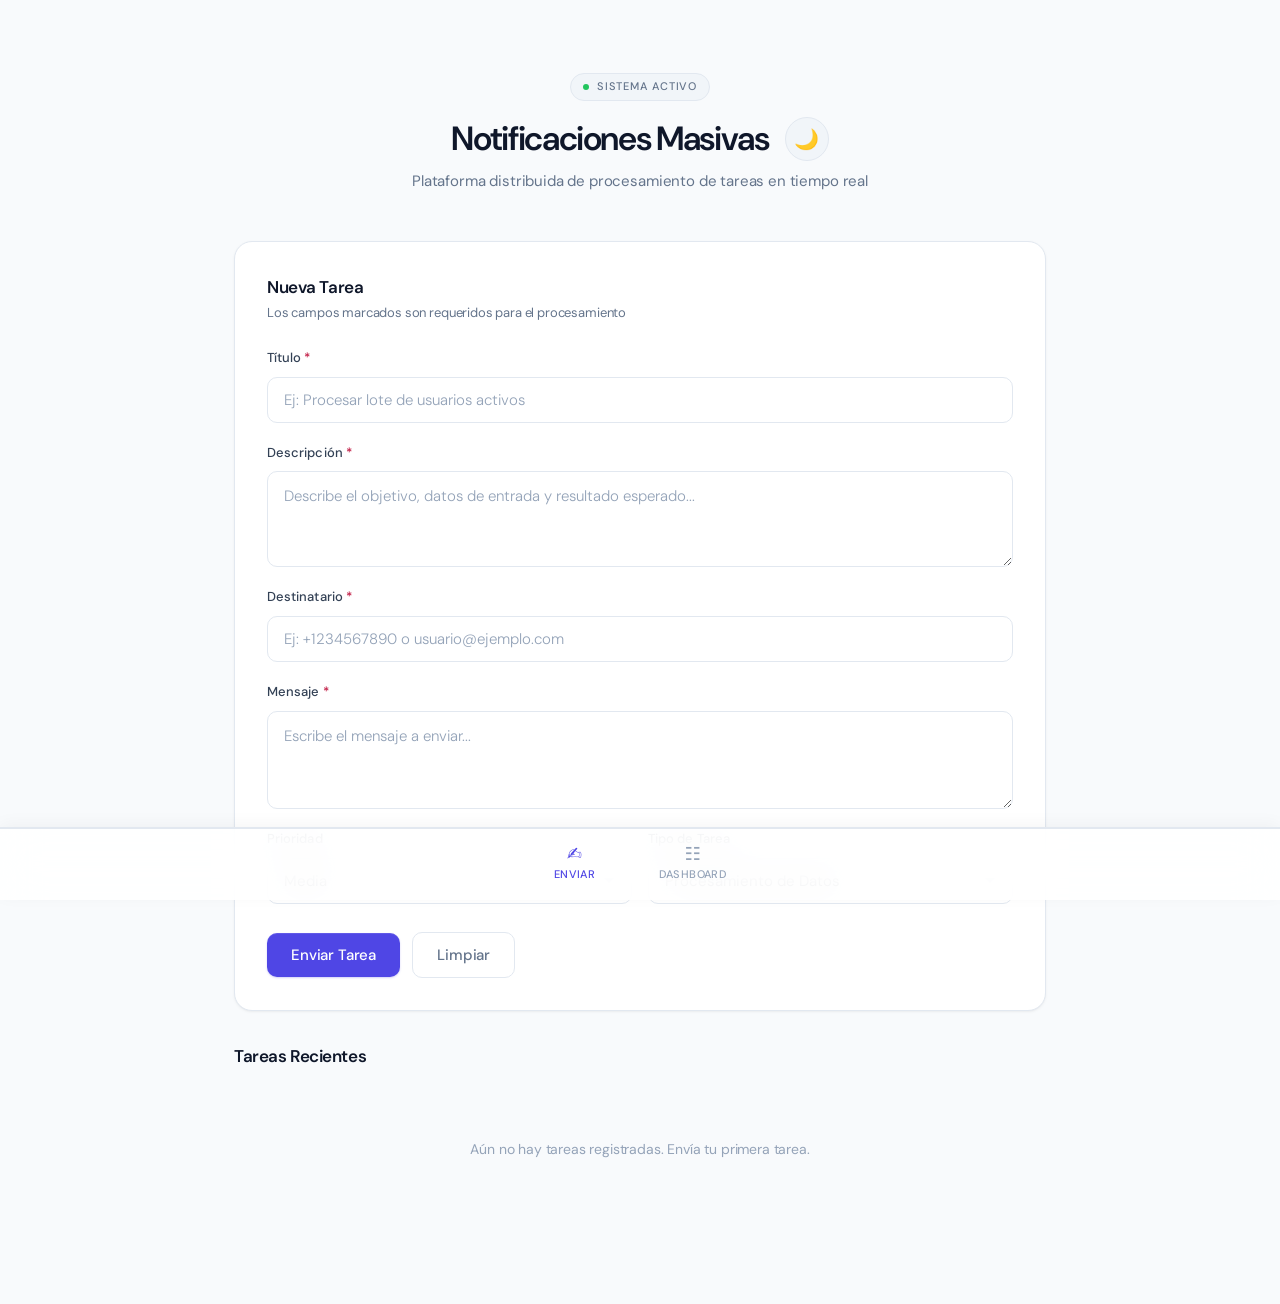
<file: frontend/index.html>
<!DOCTYPE html>
<html lang="es">
<head>
  <meta charset="UTF-8">
  <meta name="viewport" content="width=device-width, initial-scale=1.0">
  <title>Notificaciones — Enviar Tarea</title>
  <link rel="stylesheet" href="styles.css">
  <link rel="icon" href="data:image/svg+xml,<svg xmlns='http://www.w3.org/2000/svg' viewBox='0 0 32 32'><rect width='32' height='32' rx='8' fill='%234f46e5'/><path d='M8 10h16M8 16h10M8 22h13' stroke='white' stroke-width='2.5' stroke-linecap='round'/></svg>">
</head>
<body>

  <div class="container">

    <!-- ── Header ── -->
    <header>
      <div class="header-eyebrow">
        <span class="header-eyebrow-dot"></span>
        Sistema Activo
      </div>
      <div class="header-content">
        <h1>Notificaciones Masivas</h1>
        <button class="theme-toggle" id="themeToggle" aria-label="Cambiar tema">
          <span class="theme-icon-sun">☀️</span>
          <span class="theme-icon-moon">🌙</span>
        </button>
      </div>
      <p class="subtitle">Plataforma distribuida de procesamiento de tareas en tiempo real</p>
    </header>

    <main>

      <!-- ── Formulario de envío ── -->
      <section class="task-form-section">
        <div class="section-header">
          <h2>Nueva Tarea</h2>
          <p>Los campos marcados son requeridos para el procesamiento</p>
        </div>

        <form id="taskForm" class="task-form" novalidate>

          <div class="form-group">
            <label for="taskTitle">Título <span style="color:var(--s-error-text)">*</span></label>
            <input
              type="text"
              id="taskTitle"
              name="title"
              placeholder="Ej: Procesar lote de usuarios activos"
              required
              minlength="3"
              autocomplete="off"
            >
          </div>

          <div class="form-group">
            <label for="taskDescription">Descripción <span style="color:var(--s-error-text)">*</span></label>
            <textarea
              id="taskDescription"
              name="description"
              placeholder="Describe el objetivo, datos de entrada y resultado esperado..."
              required
              minlength="10"
            ></textarea>
          </div>

          <div class="form-group">
            <label for="taskRecipient">Destinatario <span style="color:var(--s-error-text)">*</span></label>
            <input
              type="text"
              id="taskRecipient"
              name="recipient"
              placeholder="Ej: +1234567890 o usuario@ejemplo.com"
              required
              autocomplete="off"
            >
          </div>

          <div class="form-group">
            <label for="taskMessage">Mensaje <span style="color:var(--s-error-text)">*</span></label>
            <textarea
              id="taskMessage"
              name="message"
              placeholder="Escribe el mensaje a enviar..."
              required
              minlength="5"
              rows="3"
            ></textarea>
          </div>

          <div class="form-row">
            <div class="form-group">
              <label for="taskPriority">Prioridad</label>
              <select id="taskPriority" name="priority">
                <option value="baja">Baja</option>
                <option value="media" selected>Media</option>
                <option value="alta">Alta</option>
                <option value="critica">Crítica</option>
              </select>
            </div>

            <div class="form-group">
              <label for="taskType">Tipo de Tarea</label>
              <select id="taskType" name="type">
                <option value="procesamiento">Procesamiento de Datos</option>
                <option value="analisis">Análisis</option>
                <option value="reporte">Generación de Reporte</option>
                <option value="notificacion">Envío de Notificación</option>
              </select>
            </div>
          </div>

          <div class="form-actions">
            <button type="submit" class="btn btn-primary" id="submitBtn">
              <span class="btn-text">Enviar Tarea</span>
              <span class="btn-loader" id="btnLoader"></span>
            </button>
            <button type="reset" class="btn btn-ghost">Limpiar</button>
          </div>

        </form>

        <div id="responseMessage" class="response-message" role="alert"></div>
      </section>

      <!-- ── Tareas recientes ── -->
      <section class="recent-tasks-section">
        <div class="section-header" style="margin-bottom: var(--sp-5);">
          <h2>Tareas Recientes</h2>
        </div>
        <div id="recentTasksList" class="tasks-list">
          <p class="empty-state">Aún no hay tareas registradas. Envía tu primera tarea.</p>
        </div>
      </section>

    </main>

    <!-- ── Navegación ── -->
    <nav class="bottom-nav" aria-label="Navegación principal">
      <a href="index.html" class="nav-link active" aria-current="page">
        <span class="nav-icon">&#9997;</span>
        <span>Enviar</span>
      </a>
      <a href="dashboard.html" class="nav-link">
        <span class="nav-icon">&#9783;</span>
        <span>Dashboard</span>
      </a>
    </nav>

  </div>

  <script src="theme.js"></script>
  <script src="app.js"></script>
</body>
</html>
</file>
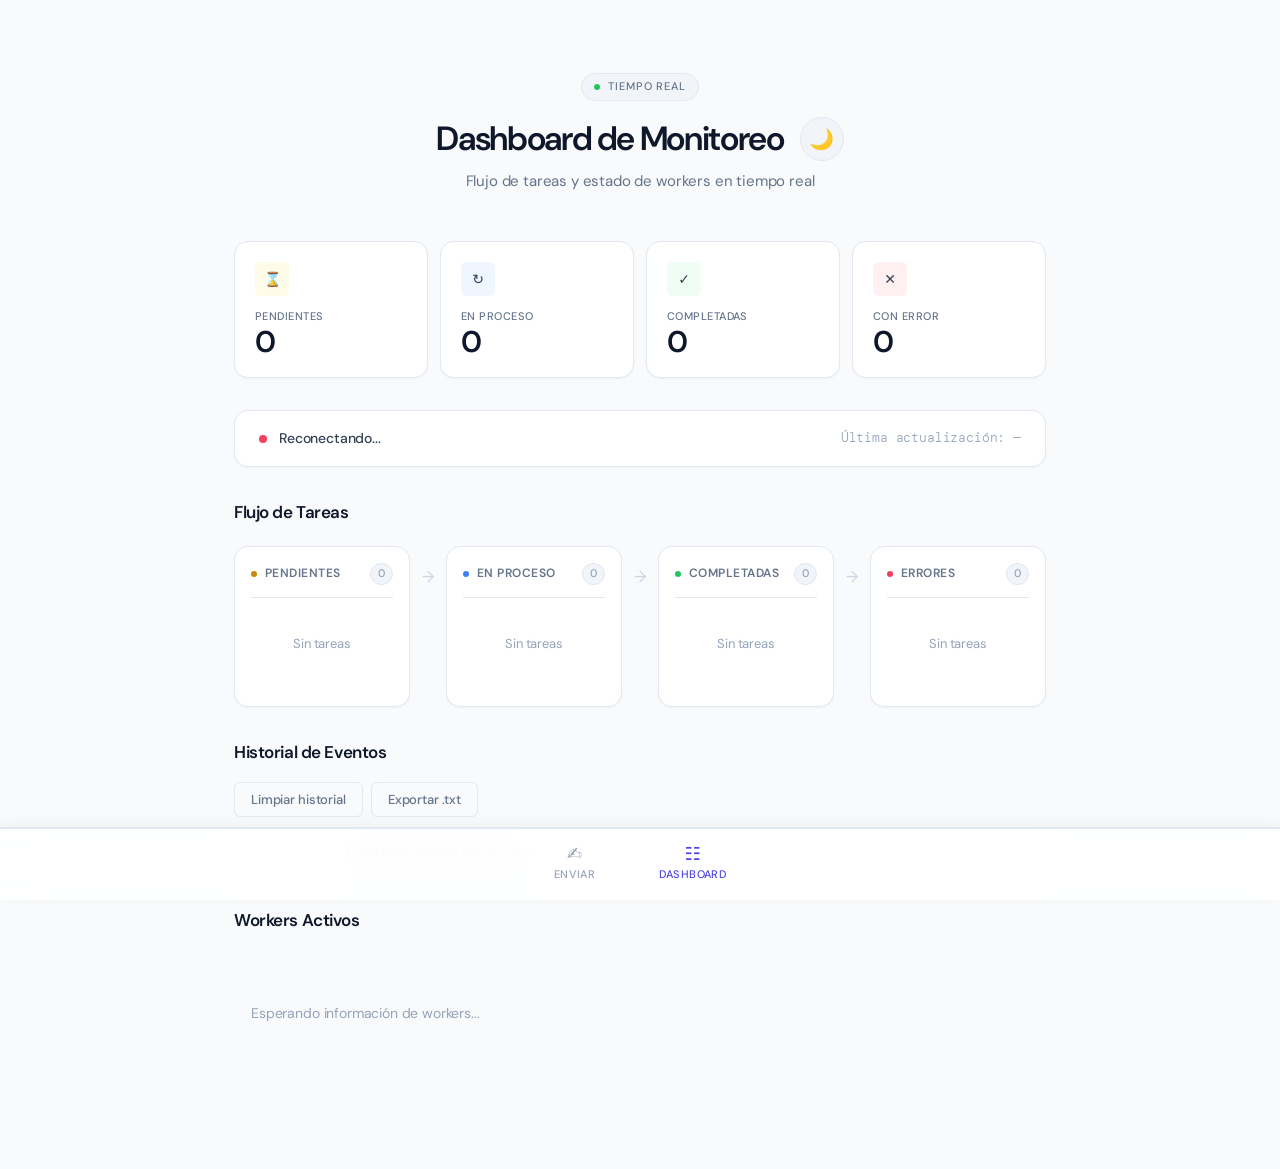
<file: frontend/dashboard.html>
<!DOCTYPE html>
<html lang="es">
<head>
  <meta charset="UTF-8">
  <meta name="viewport" content="width=device-width, initial-scale=1.0">
  <title>Notificaciones — Dashboard</title>
  <link rel="stylesheet" href="styles.css">
  <link rel="icon" href="data:image/svg+xml,<svg xmlns='http://www.w3.org/2000/svg' viewBox='0 0 32 32'><rect width='32' height='32' rx='8' fill='%234f46e5'/><path d='M8 10h16M8 16h10M8 22h13' stroke='white' stroke-width='2.5' stroke-linecap='round'/></svg>">
</head>
<body>

  <div class="container">

    <!-- ── Header ── -->
    <header>
      <div class="header-eyebrow">
        <span class="header-eyebrow-dot"></span>
        Tiempo Real
      </div>
      <div class="header-content">
        <h1>Dashboard de Monitoreo</h1>
        <button class="theme-toggle" id="themeToggle" aria-label="Cambiar tema">
          <span class="theme-icon-sun">☀️</span>
          <span class="theme-icon-moon">🌙</span>
        </button>
      </div>
      <p class="subtitle">Flujo de tareas y estado de workers en tiempo real</p>
    </header>

    <main>

      <!-- ── Contadores de estado ── -->
      <section aria-label="Resumen de estadísticas">
        <div class="stats-panel">

          <div class="stat-card">
            <div class="stat-icon stat-icon-pending" aria-hidden="true">&#8987;</div>
            <div class="stat-content">
              <h3>Pendientes</h3>
              <p class="stat-value" id="pendingCount">0</p>
            </div>
          </div>

          <div class="stat-card">
            <div class="stat-icon stat-icon-processing" aria-hidden="true">&#8635;</div>
            <div class="stat-content">
              <h3>En Proceso</h3>
              <p class="stat-value" id="processingCount">0</p>
            </div>
          </div>

          <div class="stat-card">
            <div class="stat-icon stat-icon-completed" aria-hidden="true">&#10003;</div>
            <div class="stat-content">
              <h3>Completadas</h3>
              <p class="stat-value" id="completedCount">0</p>
            </div>
          </div>

          <div class="stat-card">
            <div class="stat-icon stat-icon-error" aria-hidden="true">&#10005;</div>
            <div class="stat-content">
              <h3>Con Error</h3>
              <p class="stat-value" id="errorCount">0</p>
            </div>
          </div>

        </div>
      </section>

      <!-- ── Estado de conexión SSE ── -->
      <section aria-label="Estado de conexión">
        <div class="connection-status">
          <div class="status-indicator">
            <span class="status-dot connecting" id="connectionDot" role="img" aria-label="Estado de conexión"></span>
            <span class="status-text" id="connectionText">Conectando al servidor...</span>
          </div>
          <span class="last-update">
            Última actualización: <span id="lastUpdate">—</span>
          </span>
        </div>
      </section>

      <!-- ── Flujo Kanban de tareas ── -->
      <section class="task-flow" aria-label="Flujo de tareas">
        <h2>Flujo de Tareas</h2>

        <div class="flow-container">

          <!-- Pendientes -->
          <div class="flow-column col-pending">
            <div class="flow-column-header">
              <span class="col-dot"></span>
              <h3>Pendientes</h3>
              <span class="col-count" id="pendingColCount">0</span>
            </div>
            <div class="flow-tasks" id="pendingTasks">
              <p class="empty-flow">Sin tareas</p>
            </div>
          </div>

          <div class="flow-arrow" aria-hidden="true">&#8594;</div>

          <!-- En Proceso -->
          <div class="flow-column col-processing">
            <div class="flow-column-header">
              <span class="col-dot"></span>
              <h3>En Proceso</h3>
              <span class="col-count" id="processingColCount">0</span>
            </div>
            <div class="flow-tasks" id="processingTasks">
              <p class="empty-flow">Sin tareas</p>
            </div>
          </div>

          <div class="flow-arrow" aria-hidden="true">&#8594;</div>

          <!-- Completadas -->
          <div class="flow-column col-completed">
            <div class="flow-column-header">
              <span class="col-dot"></span>
              <h3>Completadas</h3>
              <span class="col-count" id="completedColCount">0</span>
            </div>
            <div class="flow-tasks" id="completedTasks">
              <p class="empty-flow">Sin tareas</p>
            </div>
          </div>

          <div class="flow-arrow" aria-hidden="true">&#8594;</div>

          <!-- Errores -->
          <div class="flow-column col-error">
            <div class="flow-column-header">
              <span class="col-dot"></span>
              <h3>Errores</h3>
              <span class="col-count" id="errorColCount">0</span>
            </div>
            <div class="flow-tasks" id="errorTasks">
              <p class="empty-flow">Sin tareas</p>
            </div>
          </div>

        </div>
      </section>

      <!-- ── Historial de eventos ── -->
      <section class="event-log" aria-label="Historial de eventos">
        <h2>Historial de Eventos</h2>
        <div class="log-controls">
          <button class="btn btn-ghost btn-sm" id="clearLogBtn">Limpiar historial</button>
          <button class="btn btn-ghost btn-sm" id="exportLogBtn">Exportar .txt</button>
        </div>
        <div class="log-container" id="eventLog" role="log" aria-live="polite">
          <div class="log-entry">
            <span class="log-time">—</span>
            <span class="log-message">Esperando eventos del servidor...</span>
          </div>
        </div>
      </section>

      <!-- ── Workers activos ── -->
      <section class="workers-panel" aria-label="Workers activos">
        <h2>Workers Activos</h2>
        <div class="workers-grid" id="workersGrid">
          <p class="empty-state">Esperando información de workers...</p>
        </div>
      </section>

    </main>

    <!-- ── Navegación ── -->
    <nav class="bottom-nav" aria-label="Navegación principal">
      <a href="index.html" class="nav-link">
        <span class="nav-icon">&#9997;</span>
        <span>Enviar</span>
      </a>
      <a href="dashboard.html" class="nav-link active" aria-current="page">
        <span class="nav-icon">&#9783;</span>
        <span>Dashboard</span>
      </a>
    </nav>

  </div>

  <script src="theme.js"></script>
  <script src="dashboard.js"></script>
</body>
</html>
</file>
<file: frontend/styles.css>
/**
 * styles.css — Sistema de Notificaciones Masivas Distribuidas
 * Diseño: "Quiet Luxury Software" — ultra-minimalista, premium, sin ruido.
 *
 * Fuente: DM Sans (Google Fonts) — geométrica, limpia, moderna.
 * Arquitectura de variables en :root para coherencia total.
 */

@import url('https://fonts.googleapis.com/css2?family=DM+Sans:ital,opsz,wght@0,9..40,300;0,9..40,400;0,9..40,500;0,9..40,600;1,9..40,300&family=DM+Mono:wght@300;400&display=swap');

/* ================================================================
   VARIABLES CSS — DESIGN TOKENS
   ================================================================ */
:root {
  /* Superficies */
  --bg-app:       #f8fafc;
  --bg-surface:   #ffffff;
  --bg-subtle:    #f1f5f9;
  --bg-hover:     #f8fafc;

  /* Tipografía */
  --text-heading: #0f172a;
  --text-body:    #334155;
  --text-muted:   #64748b;
  --text-ghost:   #94a3b8;

  /* Bordes */
  --border:       #e2e8f0;
  --border-strong:#cbd5e1;

  /* Acento — Indigo refinado */
  --accent:       #4f46e5;
  --accent-hover: #4338ca;
  --accent-ring:  rgba(79, 70, 229, 0.12);
  --accent-light: #eef2ff;

  /* Estados desaturados */
  --s-pending-bg:    #fefce8;  --s-pending-text:    #854d0e;  --s-pending-dot:    #ca8a04;
  --s-processing-bg: #eff6ff;  --s-processing-text: #1d4ed8;  --s-processing-dot: #3b82f6;
  --s-completed-bg:  #f0fdf4;  --s-completed-text:  #15803d;  --s-completed-dot:  #22c55e;
  --s-error-bg:      #fff1f2;  --s-error-text:      #be123c;  --s-error-dot:      #f43f5e;

  /* Prioridades */
  --p-baja-bg:    #f0fdf4;  --p-baja-text:    #15803d;
  --p-media-bg:   #fefce8;  --p-media-text:   #854d0e;
  --p-alta-bg:    #fff7ed;  --p-alta-text:    #c2410c;
  --p-critica-bg: #fff1f2;  --p-critica-text: #be123c;

  /* Sombras */
  --shadow-xs: 0 1px 2px rgba(0,0,0,0.04);
  --shadow-sm: 0 1px 3px rgba(0,0,0,0.05), 0 1px 2px -1px rgba(0,0,0,0.04);
  --shadow-md: 0 4px 12px rgba(0,0,0,0.06), 0 2px 4px -2px rgba(0,0,0,0.04);
  --shadow-nav: 0 -1px 0 var(--border), 0 -4px 16px rgba(0,0,0,0.04);

  /* Radios */
  --r-sm:   6px;
  --r-md:   10px;
  --r-lg:   14px;
  --r-xl:   18px;
  --r-pill: 999px;

  /* Espaciado */
  --sp-1: 0.25rem;   --sp-2: 0.5rem;    --sp-3: 0.75rem;
  --sp-4: 1rem;      --sp-5: 1.25rem;   --sp-6: 1.5rem;
  --sp-8: 2rem;      --sp-10: 2.5rem;   --sp-12: 3rem;

  /* Tipografía */
  --font: 'DM Sans', 'Inter', system-ui, -apple-system, sans-serif;
  --font-mono: 'DM Mono', ui-monospace, monospace;

  /* Transiciones */
  --t-fast:   150ms ease;
  --t-normal: 220ms cubic-bezier(0.16, 1, 0.3, 1);
}

/* ================================================================
   MODO OSCURO — DARK THEME
   ================================================================ */
.dark {
  /* Superficies */
  --bg-app:       #0f172a;
  --bg-surface:   #1e293b;
  --bg-subtle:    #334155;
  --bg-hover:     #1e293b;

  /* Tipografía */
  --text-heading: #f1f5f9;
  --text-body:    #e2e8f0;
  --text-muted:   #94a3b8;
  --text-ghost:   #64748b;

  /* Bordes */
  --border:       #334155;
  --border-strong:#475569;

  /* Acento — Indigo refinado (más brillante en dark) */
  --accent:       #6366f1;
  --accent-hover: #818cf8;
  --accent-ring:  rgba(99, 102, 241, 0.2);
  --accent-light: #1e1b4b;

  /* Estados desaturados (adaptados para dark) */
  --s-pending-bg:    #422006;  --s-pending-text:    #fef9c3;  --s-pending-dot:    #facc15;
  --s-processing-bg: #1e3a5f;  --s-processing-text: #bfdbfe;  --s-processing-dot: #60a5fa;
  --s-completed-bg:  #14532d;  --s-completed-text:  #bbf7d0;  --s-completed-dot:  #4ade80;
  --s-error-bg:      #881337;  --s-error-text:      #fecdd3;  --s-error-dot:      #fb7185;

  /* Prioridades (adaptadas para dark) */
  --p-baja-bg:    #14532d;  --p-baja-text:    #bbf7d0;
  --p-media-bg:   #422006;  --p-media-text:   #fef9c3;
  --p-alta-bg:    #7c2d12;  --p-alta-text:    #fed7aa;
  --p-critica-bg: #881337;  --p-critica-text: #fecdd3;

  /* Sombras (más oscuras para dark) */
  --shadow-xs: 0 1px 2px rgba(0,0,0,0.3);
  --shadow-sm: 0 1px 3px rgba(0,0,0,0.4), 0 1px 2px -1px rgba(0,0,0,0.3);
  --shadow-md: 0 4px 12px rgba(0,0,0,0.5), 0 2px 4px -2px rgba(0,0,0,0.4);
  --shadow-nav: 0 -1px 0 var(--border), 0 -4px 16px rgba(0,0,0,0.3);
}

/* ================================================================
   RESET & BASE
   ================================================================ */
*, *::before, *::after { margin: 0; padding: 0; box-sizing: border-box; }

html {
  font-size: 16px;
  scroll-behavior: smooth;
  -webkit-font-smoothing: antialiased;
  -moz-osx-font-smoothing: grayscale;
  text-rendering: optimizeLegibility;
}

body {
  font-family: var(--font);
  background: var(--bg-app);
  color: var(--text-body);
  line-height: 1.6;
  min-height: 100vh;
  letter-spacing: -0.01em;
}

/* ================================================================
   LAYOUT
   ================================================================ */
.container {
  max-width: 860px;
  margin: 0 auto;
  padding: var(--sp-8) var(--sp-6) 96px;
}

/* ================================================================
   HEADER
   ================================================================ */
header {
  text-align: center;
  padding: var(--sp-10) 0 var(--sp-12);
}

/* Wordmark / logo pill encima del h1 */
.header-eyebrow {
  display: inline-flex;
  align-items: center;
  gap: var(--sp-2);
  padding: 4px 12px;
  background: var(--bg-subtle);
  border: 1px solid var(--border);
  border-radius: var(--r-pill);
  font-size: 0.6875rem;
  font-weight: 500;
  letter-spacing: 0.08em;
  text-transform: uppercase;
  color: var(--text-muted);
  margin-bottom: var(--sp-4);
}

.header-eyebrow-dot {
  width: 6px;
  height: 6px;
  border-radius: 50%;
  background: var(--s-completed-dot);
  animation: pulse 2.5s ease-in-out infinite;
}

.header-content {
  display: flex;
  align-items: center;
  justify-content: center;
  gap: var(--sp-4);
  margin-bottom: var(--sp-2);
}

header h1 {
  font-size: clamp(1.6rem, 4vw, 2.1rem);
  font-weight: 600;
  color: var(--text-heading);
  letter-spacing: -0.04em;
  line-height: 1.2;
  margin: 0;
}

/* Botón toggle de tema */
.theme-toggle {
  background: var(--bg-subtle);
  border: 1px solid var(--border);
  border-radius: var(--r-pill);
  padding: var(--sp-2);
  cursor: pointer;
  transition: all var(--t-fast);
  display: flex;
  align-items: center;
  justify-content: center;
  width: 44px;
  height: 44px;
  font-size: 1.25rem;
  color: var(--text-body);
}

.theme-toggle:hover {
  background: var(--bg-hover);
  border-color: var(--border-strong);
  transform: scale(1.05);
}

.theme-toggle:active {
  transform: scale(0.95);
}

.theme-icon-sun,
.theme-icon-moon {
  display: none;
}

.subtitle {
  color: var(--text-muted);
  font-size: 0.9375rem;
  font-weight: 400;
}

main {
  display: flex;
  flex-direction: column;
  gap: var(--sp-8);
}

section h2 {
  font-size: 0.8125rem;
  font-weight: 600;
  color: var(--text-muted);
  letter-spacing: 0.06em;
  text-transform: uppercase;
  margin-bottom: var(--sp-4);
}

/* ================================================================
   FORMULARIO
   ================================================================ */
.task-form-section {
  background: var(--bg-surface);
  border: 1px solid var(--border);
  border-radius: var(--r-xl);
  padding: var(--sp-8);
  box-shadow: var(--shadow-sm);
}

.section-header {
  margin-bottom: var(--sp-6);
}

.section-header h2 {
  font-size: 1.0625rem;
  font-weight: 600;
  color: var(--text-heading);
  letter-spacing: -0.025em;
  text-transform: none;
  margin-bottom: 2px;
}

.section-header p {
  font-size: 0.8125rem;
  color: var(--text-muted);
}

.task-form {
  display: flex;
  flex-direction: column;
  gap: var(--sp-5);
}

.form-row {
  display: grid;
  grid-template-columns: 1fr 1fr;
  gap: var(--sp-4);
}

.form-group {
  display: flex;
  flex-direction: column;
  gap: var(--sp-2);
}

.form-group label {
  font-size: 0.8125rem;
  font-weight: 500;
  color: var(--text-body);
  letter-spacing: 0.005em;
}

.form-group input,
.form-group textarea,
.form-group select {
  padding: var(--sp-3) var(--sp-4);
  background: var(--bg-surface);
  border: 1px solid var(--border);
  border-radius: var(--r-md);
  font-size: 0.9375rem;
  font-family: var(--font);
  color: var(--text-heading);
  transition: border-color var(--t-fast), box-shadow var(--t-fast);
  appearance: none;
  -webkit-appearance: none;
}

.form-group input::placeholder,
.form-group textarea::placeholder {
  color: var(--text-ghost);
  font-weight: 300;
}

.form-group input:hover,
.form-group textarea:hover,
.form-group select:hover {
  border-color: var(--border-strong);
}

.form-group input:focus,
.form-group textarea:focus,
.form-group select:focus {
  outline: none;
  border-color: var(--accent);
  box-shadow: 0 0 0 3px var(--accent-ring);
}

.form-group textarea {
  resize: vertical;
  min-height: 96px;
  line-height: 1.6;
}

.form-group select {
  background-image: url("data:image/svg+xml,%3Csvg xmlns='http://www.w3.org/2000/svg' width='12' height='12' viewBox='0 0 12 12'%3E%3Cpath fill='%2394a3b8' d='M6 8L1 3h10z'/%3E%3C/svg%3E");
  background-repeat: no-repeat;
  background-position: right var(--sp-4) center;
  padding-right: var(--sp-10);
  cursor: pointer;
}

.form-actions {
  display: flex;
  gap: var(--sp-3);
  align-items: center;
  padding-top: var(--sp-2);
}

/* ================================================================
   BOTONES
   ================================================================ */
.btn {
  display: inline-flex;
  align-items: center;
  justify-content: center;
  gap: var(--sp-2);
  padding: var(--sp-3) var(--sp-6);
  border: none;
  border-radius: var(--r-md);
  font-size: 0.9375rem;
  font-weight: 500;
  font-family: var(--font);
  letter-spacing: -0.01em;
  cursor: pointer;
  transition: all var(--t-fast);
  white-space: nowrap;
  text-decoration: none;
  user-select: none;
}

.btn:disabled {
  opacity: 0.45;
  cursor: not-allowed;
  pointer-events: none;
}

/* Primario — Indigo sólido */
.btn-primary {
  background: var(--accent);
  color: #fff;
  box-shadow: 0 1px 2px rgba(79,70,229,0.25), inset 0 1px 0 rgba(255,255,255,0.1);
}

.btn-primary:hover:not(:disabled) {
  background: var(--accent-hover);
  box-shadow: 0 3px 10px rgba(79,70,229,0.3);
  transform: translateY(-1px);
}

.btn-primary:active:not(:disabled) {
  transform: translateY(0);
  box-shadow: none;
}

/* Fantasma */
.btn-ghost {
  background: transparent;
  color: var(--text-muted);
  border: 1px solid var(--border);
}

.btn-ghost:hover {
  background: var(--bg-subtle);
  color: var(--text-body);
  border-color: var(--border-strong);
}

.btn-sm {
  padding: var(--sp-2) var(--sp-4);
  font-size: 0.8125rem;
  border-radius: var(--r-sm);
}

/* Loader interno del botón */
.btn-loader {
  display: none;
  width: 14px;
  height: 14px;
  border: 2px solid rgba(255,255,255,0.3);
  border-top-color: #fff;
  border-radius: 50%;
  animation: spin 0.65s linear infinite;
}

@keyframes spin { to { transform: rotate(360deg); } }

/* ================================================================
   MENSAJE DE RESPUESTA
   ================================================================ */
.response-message {
  padding: var(--sp-3) var(--sp-4);
  border-radius: var(--r-md);
  margin-top: var(--sp-5);
  font-size: 0.875rem;
  font-weight: 450;
  border: 1px solid transparent;
  display: none;
  animation: slideDown 200ms ease both;
}

.response-message.success {
  display: block;
  background: var(--s-completed-bg);
  color: var(--s-completed-text);
  border-color: rgba(34, 197, 94, 0.2);
}

.response-message.error {
  display: block;
  background: var(--s-error-bg);
  color: var(--s-error-text);
  border-color: rgba(244, 63, 94, 0.2);
}

@keyframes slideDown {
  from { opacity: 0; transform: translateY(-6px); }
  to   { opacity: 1; transform: translateY(0); }
}

/* ================================================================
   TAREAS RECIENTES
   ================================================================ */
.recent-tasks-section h2,
.recent-tasks-section .section-header h2 {
  font-size: 1.0625rem;
  font-weight: 600;
  color: var(--text-heading);
  letter-spacing: -0.025em;
  text-transform: none;
  margin-bottom: 0;
}

.tasks-list {
  display: flex;
  flex-direction: column;
  gap: var(--sp-3);
}

/* Tarjeta de tarea */
.task-card {
  background: var(--bg-surface);
  border: 1px solid var(--border);
  border-left: 3px solid var(--border);
  border-radius: var(--r-lg);
  padding: var(--sp-5) var(--sp-6);
  box-shadow: var(--shadow-xs);
  transition: box-shadow var(--t-normal), transform var(--t-normal), border-left-color var(--t-fast);
  animation: cardIn 250ms ease both;
}

@keyframes cardIn {
  from { opacity: 0; transform: translateY(6px); }
  to   { opacity: 1; transform: translateY(0); }
}

.task-card:hover {
  box-shadow: var(--shadow-md);
  transform: translateY(-1px);
  border-left-color: var(--accent);
}

.task-header {
  display: flex;
  justify-content: space-between;
  align-items: flex-start;
  gap: var(--sp-3);
  margin-bottom: var(--sp-2);
}

.task-title {
  font-size: 0.9375rem;
  font-weight: 600;
  color: var(--text-heading);
  letter-spacing: -0.02em;
  line-height: 1.4;
}

.task-description {
  color: var(--text-muted);
  font-size: 0.875rem;
  line-height: 1.6;
  margin-bottom: var(--sp-4);
}

.task-recipient,
.task-message {
  color: var(--text-body);
  font-size: 0.8125rem;
  line-height: 1.5;
  margin-bottom: var(--sp-2);
  padding: var(--sp-2) var(--sp-3);
  background: var(--bg-subtle);
  border-radius: var(--r-sm);
  border-left: 2px solid var(--accent);
}

.task-recipient strong,
.task-message strong {
  color: var(--text-heading);
  font-weight: 600;
  margin-right: var(--sp-1);
}

.task-meta {
  display: flex;
  flex-wrap: wrap;
  align-items: center;
  gap: var(--sp-2);
}

.task-time {
  font-size: 0.75rem;
  color: var(--text-ghost);
  font-variant-numeric: tabular-nums;
  margin-left: auto;
  font-family: var(--font-mono);
  font-weight: 300;
}

/* ================================================================
   BADGES (Status, Priority, Type)
   ================================================================ */
.badge {
  display: inline-flex;
  align-items: center;
  gap: 5px;
  padding: 3px 9px;
  border-radius: var(--r-pill);
  font-size: 0.6875rem;
  font-weight: 500;
  letter-spacing: 0.01em;
  line-height: 1.6;
  white-space: nowrap;
}

.badge-dot {
  width: 5px;
  height: 5px;
  border-radius: 50%;
  flex-shrink: 0;
}

/* Status */
.status-pendiente   { background: var(--s-pending-bg);    color: var(--s-pending-text); }
.status-en-proceso  { background: var(--s-processing-bg); color: var(--s-processing-text); }
.status-completada  { background: var(--s-completed-bg);  color: var(--s-completed-text); }
.status-error       { background: var(--s-error-bg);      color: var(--s-error-text); }

.status-pendiente   .badge-dot { background: var(--s-pending-dot); }
.status-en-proceso  .badge-dot { background: var(--s-processing-dot); }
.status-completada  .badge-dot { background: var(--s-completed-dot); }
.status-error       .badge-dot { background: var(--s-error-dot); }

/* Priority */
.priority-baja    { background: var(--p-baja-bg);    color: var(--p-baja-text); }
.priority-media   { background: var(--p-media-bg);   color: var(--p-media-text); }
.priority-alta    { background: var(--p-alta-bg);    color: var(--p-alta-text); }
.priority-critica { background: var(--p-critica-bg); color: var(--p-critica-text); }

/* Type */
.badge-type {
  background: var(--bg-subtle);
  color: var(--text-muted);
  border: 1px solid var(--border);
}

/* ================================================================
   EMPTY STATE
   ================================================================ */
.empty-state {
  text-align: center;
  color: var(--text-ghost);
  padding: var(--sp-12) var(--sp-4);
  font-size: 0.875rem;
}

/* ================================================================
   DASHBOARD — STATS PANEL
   ================================================================ */
.stats-panel {
  display: grid;
  grid-template-columns: repeat(4, 1fr);
  gap: var(--sp-3);
}

.stat-card {
  background: var(--bg-surface);
  border: 1px solid var(--border);
  border-radius: var(--r-lg);
  padding: var(--sp-5);
  box-shadow: var(--shadow-xs);
  transition: box-shadow var(--t-normal), transform var(--t-normal);
  display: flex;
  flex-direction: column;
  gap: var(--sp-3);
}

.stat-card:hover {
  box-shadow: var(--shadow-md);
  transform: translateY(-1px);
}

.stat-icon {
  width: 34px;
  height: 34px;
  border-radius: var(--r-sm);
  display: flex;
  align-items: center;
  justify-content: center;
  font-size: 0.875rem;
}

.stat-icon-pending    { background: var(--s-pending-bg); }
.stat-icon-processing { background: var(--s-processing-bg); }
.stat-icon-completed  { background: var(--s-completed-bg); }
.stat-icon-error      { background: var(--s-error-bg); }

.stat-content { display: flex; flex-direction: column; gap: 2px; }

.stat-content h3 {
  font-size: 0.6875rem;
  font-weight: 500;
  color: var(--text-muted);
  letter-spacing: 0.04em;
  text-transform: uppercase;
}

.stat-value {
  font-size: 1.875rem;
  font-weight: 600;
  color: var(--text-heading);
  letter-spacing: -0.04em;
  line-height: 1;
  font-variant-numeric: tabular-nums;
}

/* ================================================================
   DASHBOARD — ESTADO DE CONEXIÓN
   ================================================================ */
.connection-status {
  background: var(--bg-surface);
  border: 1px solid var(--border);
  border-radius: var(--r-lg);
  padding: var(--sp-4) var(--sp-6);
  box-shadow: var(--shadow-xs);
  display: flex;
  justify-content: space-between;
  align-items: center;
  flex-wrap: wrap;
  gap: var(--sp-3);
}

.status-indicator {
  display: flex;
  align-items: center;
  gap: var(--sp-3);
}

.status-dot {
  width: 8px;
  height: 8px;
  border-radius: 50%;
  background: var(--text-ghost);
  flex-shrink: 0;
  animation: pulse 2.5s ease-in-out infinite;
}

.status-dot.connecting   { background: var(--s-pending-dot); }
.status-dot.connected    { background: var(--s-completed-dot); animation: none; }
.status-dot.disconnected,
.status-dot.failed       { background: var(--s-error-dot); animation: none; }

@keyframes pulse {
  0%, 100% { opacity: 1; transform: scale(1); }
  50%       { opacity: 0.45; transform: scale(0.8); }
}

.status-text { font-size: 0.875rem; font-weight: 500; color: var(--text-body); }
.last-update { font-size: 0.8125rem; color: var(--text-ghost); font-family: var(--font-mono); font-weight: 300; }

/* ================================================================
   DASHBOARD — FLUJO KANBAN
   ================================================================ */
.task-flow > h2 {
  font-size: 1.0625rem;
  font-weight: 600;
  color: var(--text-heading);
  letter-spacing: -0.025em;
  text-transform: none;
  margin-bottom: var(--sp-5);
}

.flow-container {
  display: grid;
  grid-template-columns: 1fr 20px 1fr 20px 1fr 20px 1fr;
  gap: var(--sp-2);
  align-items: start;
}

.flow-column {
  background: var(--bg-surface);
  border: 1px solid var(--border);
  border-radius: var(--r-lg);
  padding: var(--sp-4);
  box-shadow: var(--shadow-xs);
  min-width: 0;
}

.flow-column-header {
  display: flex;
  align-items: center;
  gap: var(--sp-2);
  margin-bottom: var(--sp-3);
  padding-bottom: var(--sp-3);
  border-bottom: 1px solid var(--border);
}

.flow-column-header .col-dot {
  width: 6px;
  height: 6px;
  border-radius: 50%;
  flex-shrink: 0;
}

.col-pending    .col-dot { background: var(--s-pending-dot); }
.col-processing .col-dot { background: var(--s-processing-dot); }
.col-completed  .col-dot { background: var(--s-completed-dot); }
.col-error      .col-dot { background: var(--s-error-dot); }

.flow-column-header h3 {
  font-size: 0.75rem;
  font-weight: 600;
  color: var(--text-muted);
  letter-spacing: 0.04em;
  text-transform: uppercase;
  flex: 1;
}

.col-count {
  font-size: 0.6875rem;
  font-weight: 500;
  color: var(--text-ghost);
  background: var(--bg-subtle);
  border: 1px solid var(--border);
  border-radius: var(--r-pill);
  padding: 1px 7px;
  font-variant-numeric: tabular-nums;
}

.flow-tasks {
  display: flex;
  flex-direction: column;
  gap: var(--sp-2);
  min-height: 80px;
}

.flow-arrow {
  display: flex;
  align-items: flex-start;
  justify-content: center;
  padding-top: 18px;
  color: var(--border-strong);
  font-size: 1rem;
  user-select: none;
}

/* Mini tarjeta de flujo */
.flow-task-card {
  background: var(--bg-app);
  border: 1px solid var(--border);
  border-radius: var(--r-sm);
  padding: var(--sp-2) var(--sp-3);
  transition: background var(--t-fast);
  animation: cardIn 200ms ease both;
}

.flow-task-card:hover { background: var(--bg-subtle); }

.flow-task-title {
  font-size: 0.8125rem;
  font-weight: 500;
  color: var(--text-body);
  margin-bottom: 2px;
  white-space: nowrap;
  overflow: hidden;
  text-overflow: ellipsis;
}

.flow-task-meta {
  display: flex;
  justify-content: space-between;
  align-items: center;
}

.flow-task-priority {
  font-size: 0.6875rem;
  padding: 1px 6px;
  border-radius: var(--r-pill);
  font-weight: 500;
}

.flow-task-time {
  font-size: 0.6875rem;
  color: var(--text-ghost);
  font-family: var(--font-mono);
  font-weight: 300;
}

.empty-flow {
  text-align: center;
  color: var(--text-ghost);
  font-size: 0.8125rem;
  padding: var(--sp-6) var(--sp-2);
}

/* ================================================================
   DASHBOARD — LOG DE EVENTOS
   ================================================================ */
.event-log > h2 {
  font-size: 1.0625rem;
  font-weight: 600;
  color: var(--text-heading);
  letter-spacing: -0.025em;
  text-transform: none;
  margin-bottom: var(--sp-4);
}

.log-controls {
  display: flex;
  gap: var(--sp-2);
  margin-bottom: var(--sp-3);
}

.log-container {
  background: var(--bg-surface);
  border: 1px solid var(--border);
  border-radius: var(--r-lg);
  box-shadow: var(--shadow-xs);
  max-height: 260px;
  overflow-y: auto;
  padding: var(--sp-1) 0;
}

.log-entry {
  display: flex;
  align-items: baseline;
  gap: var(--sp-4);
  padding: var(--sp-2) var(--sp-5);
  border-bottom: 1px solid var(--bg-app);
  transition: background var(--t-fast);
}

.log-entry:last-child { border-bottom: none; }
.log-entry:hover      { background: var(--bg-hover); }

.log-time {
  color: var(--text-ghost);
  font-family: var(--font-mono);
  font-size: 0.75rem;
  font-weight: 300;
  min-width: 76px;
  flex-shrink: 0;
}

.log-message {
  flex: 1;
  font-size: 0.8125rem;
  color: var(--text-body);
  line-height: 1.5;
}

.log-success .log-message { color: var(--s-completed-text); }
.log-warning .log-message { color: var(--s-pending-text); }
.log-error   .log-message { color: var(--s-error-text); }

.log-container::-webkit-scrollbar { width: 4px; }
.log-container::-webkit-scrollbar-track { background: transparent; }
.log-container::-webkit-scrollbar-thumb { background: var(--border); border-radius: var(--r-pill); }
.log-container::-webkit-scrollbar-thumb:hover { background: var(--border-strong); }

/* ================================================================
   DASHBOARD — WORKERS
   ================================================================ */
.workers-panel > h2 {
  font-size: 1.0625rem;
  font-weight: 600;
  color: var(--text-heading);
  letter-spacing: -0.025em;
  text-transform: none;
  margin-bottom: var(--sp-5);
}

.workers-grid {
  display: grid;
  grid-template-columns: repeat(auto-fill, minmax(220px, 1fr));
  gap: var(--sp-3);
}

.worker-card {
  background: var(--bg-surface);
  border: 1px solid var(--border);
  border-radius: var(--r-lg);
  padding: var(--sp-5);
  box-shadow: var(--shadow-xs);
  transition: box-shadow var(--t-normal), transform var(--t-normal);
}

.worker-card:hover {
  box-shadow: var(--shadow-md);
  transform: translateY(-1px);
}

.worker-header {
  display: flex;
  justify-content: space-between;
  align-items: center;
  margin-bottom: var(--sp-4);
  gap: var(--sp-2);
}

.worker-name { font-size: 0.875rem; font-weight: 600; color: var(--text-heading); letter-spacing: -0.01em; }
.worker-status { padding: 2px 8px; border-radius: var(--r-pill); font-size: 0.6875rem; font-weight: 500; }

.status-active  { background: var(--s-completed-bg);  color: var(--s-completed-text); }
.status-idle    { background: var(--s-pending-bg);    color: var(--s-pending-text); }
.status-busy    { background: var(--s-processing-bg); color: var(--s-processing-text); }
.status-offline { background: var(--s-error-bg);      color: var(--s-error-text); }

.worker-stats { display: flex; flex-direction: column; gap: var(--sp-2); }

.worker-stat {
  display: flex;
  justify-content: space-between;
  align-items: center;
  font-size: 0.8125rem;
}

.stat-label { color: var(--text-muted); }
.stat-val   { font-weight: 500; color: var(--text-body); font-variant-numeric: tabular-nums; }

/* ================================================================
   NAVEGACIÓN INFERIOR
   ================================================================ */
.bottom-nav {
  position: fixed;
  bottom: 0; left: 0; right: 0;
  background: rgba(255, 255, 255, 0.88);
  backdrop-filter: blur(20px) saturate(180%);
  -webkit-backdrop-filter: blur(20px) saturate(180%);
  border-top: 1px solid var(--border);
  padding: var(--sp-3) var(--sp-4);
  display: flex;
  justify-content: center;
  gap: var(--sp-10);
  box-shadow: var(--shadow-nav);
  z-index: 100;
}

.nav-link {
  display: flex;
  flex-direction: column;
  align-items: center;
  gap: 3px;
  text-decoration: none;
  color: var(--text-ghost);
  font-size: 0.6875rem;
  font-weight: 500;
  letter-spacing: 0.04em;
  text-transform: uppercase;
  transition: color var(--t-fast);
  padding: var(--sp-1) var(--sp-3);
  border-radius: var(--r-md);
}

.nav-link:hover  { color: var(--text-muted); }
.nav-link.active { color: var(--accent); }

.nav-icon {
  font-size: 1.125rem;
  line-height: 1;
}

/* ================================================================
   RESPONSIVE
   ================================================================ */
@media (max-width: 860px) {
  .stats-panel { grid-template-columns: repeat(2, 1fr); }
  .flow-container { grid-template-columns: 1fr; }
  .flow-arrow { padding: 0 0 0 var(--sp-4); justify-content: flex-start; font-size: 0.875rem; }
}

@media (max-width: 640px) {
  .container { padding: var(--sp-5) var(--sp-4) 96px; }
  header { padding: var(--sp-8) 0 var(--sp-10); }
  .task-form-section { padding: var(--sp-5); }
  .form-row { grid-template-columns: 1fr; }
  .form-actions { flex-direction: column; }
  .btn { width: 100%; }
  .task-header { flex-direction: column; align-items: flex-start; }
  .task-time { margin-left: 0; }
  .workers-grid { grid-template-columns: 1fr; }
  .connection-status { flex-direction: column; align-items: flex-start; }
  .log-controls { flex-wrap: wrap; }
  .bottom-nav { gap: var(--sp-6); }
}

@media (max-width: 420px) {
  .stats-panel { grid-template-columns: repeat(2, 1fr); gap: var(--sp-2); }
  .stat-card { padding: var(--sp-4); }
  .stat-value { font-size: 1.5rem; }
}
</file>
